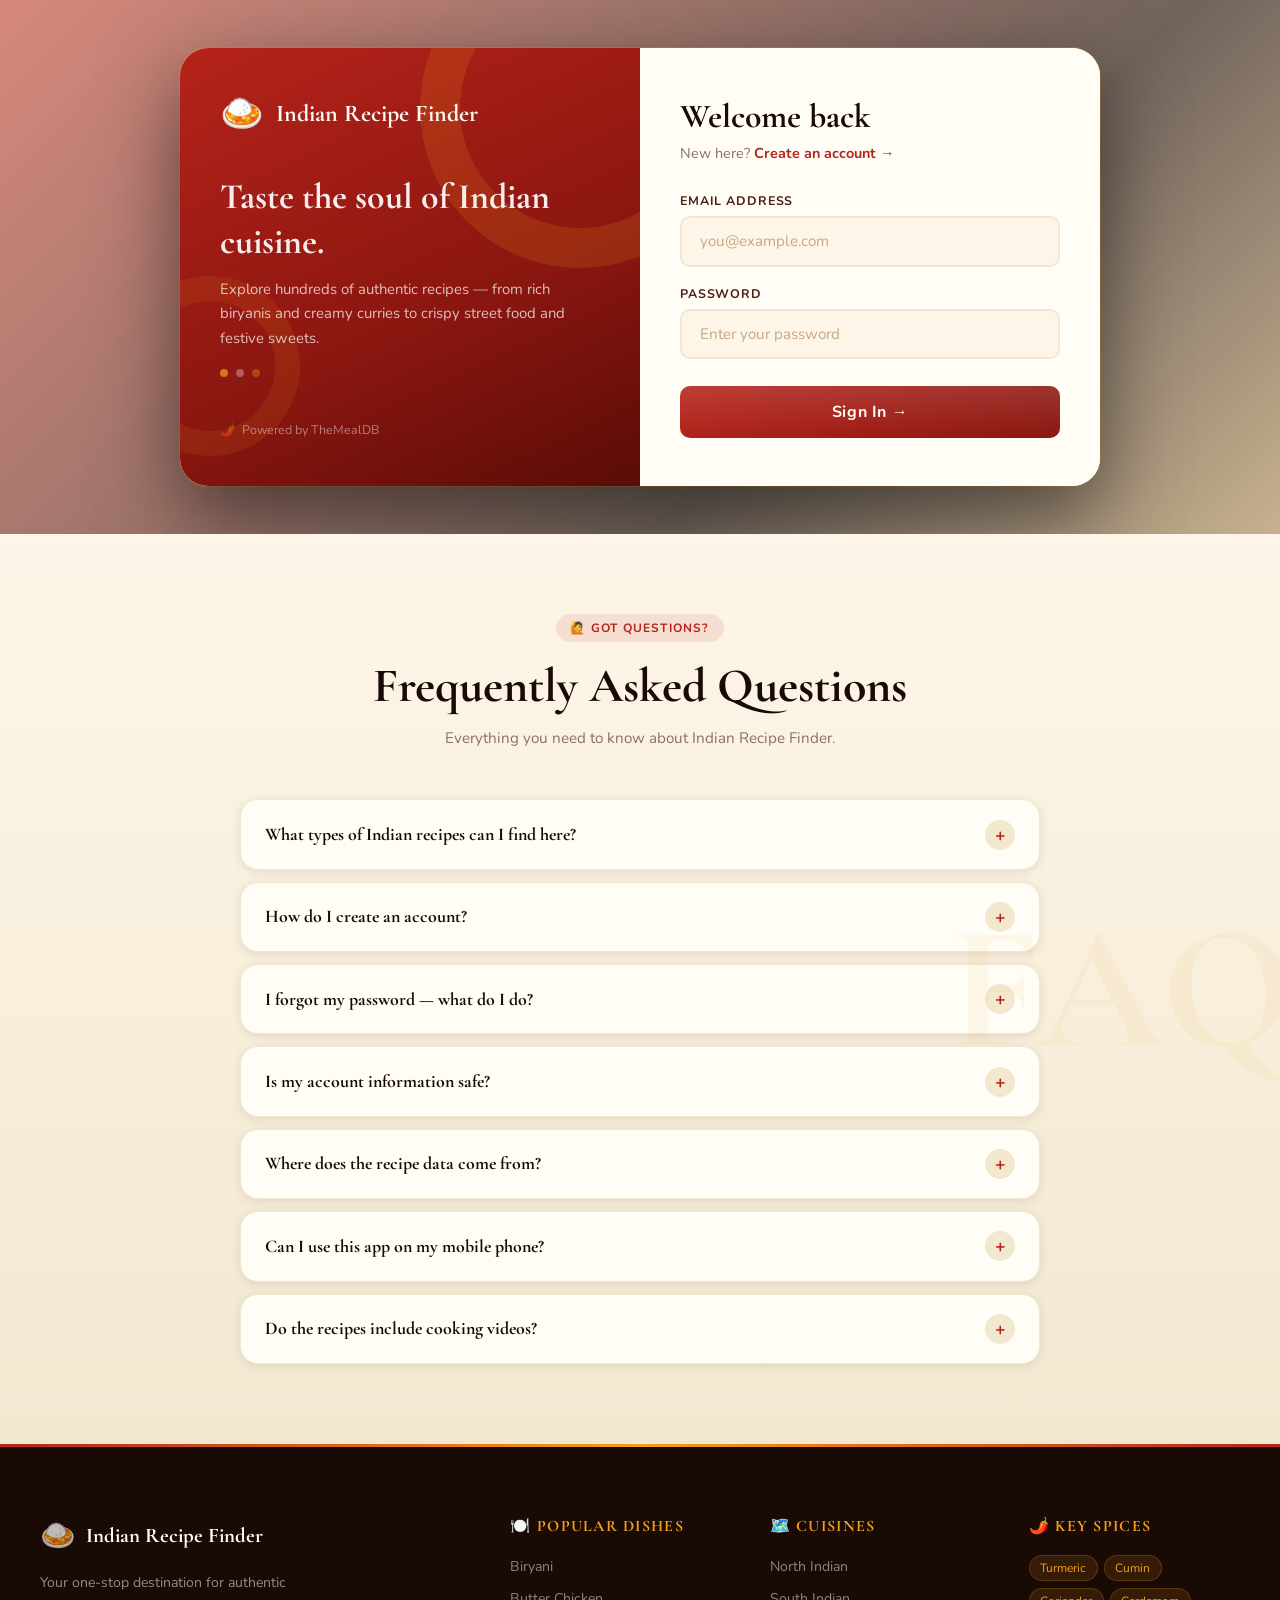
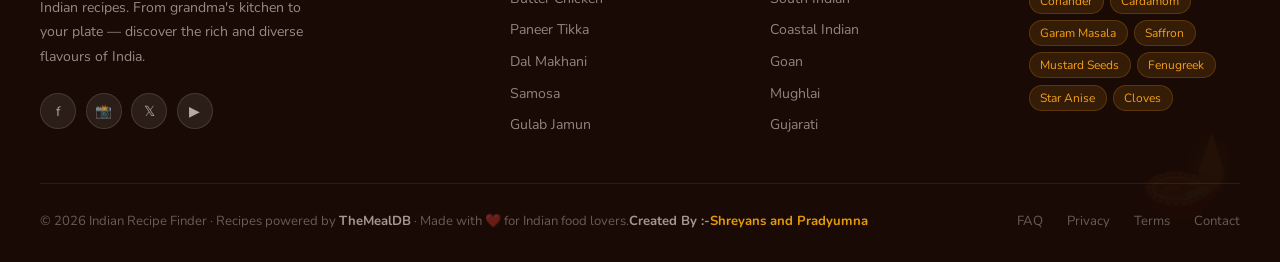
<file: index.html>
<!DOCTYPE html>
<html lang="en">
<head>
  <meta charset="UTF-8" />
  <meta name="viewport" content="width=device-width, initial-scale=1.0" />
  <title>Login — Indian Recipe Finder</title>
  <link rel="stylesheet" href="style.css" />
</head>
<body class="auth-page">

  <!-- Fixed blurred Indian food background -->
  <div class="auth-bg"></div>
  <div class="auth-bg-overlay"></div>

  <!-- Scrollable page content -->
  <div class="auth-scroll">

    <!-- ══════════════════════════════════════════
         LOGIN CARD
    ══════════════════════════════════════════ -->
    <div class="auth-hero">
      <div class="auth-container">

        <!-- Left decorative panel -->
        <div class="auth-panel">
          <div class="auth-panel-logo">
            <span class="logo-icon">🍛</span>
            <span>Indian Recipe Finder</span>
          </div>
          <div class="auth-panel-tagline">
            <h2>Taste the soul of Indian cuisine.</h2>
            <p>Explore hundreds of authentic recipes — from rich biryanis and creamy curries to crispy street food and festive sweets.</p>
            <div class="spice-dots">
              <div class="spice-dot"></div>
              <div class="spice-dot"></div>
              <div class="spice-dot"></div>
            </div>
          </div>
          <div class="auth-panel-bottom">🌶️ &nbsp;Powered by TheMealDB</div>
        </div>

        <!-- Right form panel -->
        <div class="auth-form-panel">
          <h1>Welcome back</h1>
          <p class="auth-subtitle">
            New here? <a href="register.html">Create an account →</a>
          </p>

          <div id="login-message" class="auth-error"></div>

          <form id="login-form" novalidate>
            <div class="form-group">
              <label for="login-email">Email Address</label>
              <input type="email" id="login-email" placeholder="you@example.com" autocomplete="email" required />
            </div>
            <div class="form-group">
              <label for="login-password">Password</label>
              <input type="password" id="login-password" placeholder="Enter your password" autocomplete="current-password" required />
            </div>
            <button type="submit" class="btn-primary">Sign In →</button>
          </form>
        </div>

      </div>
    </div><!-- /auth-hero -->

    <!-- ══════════════════════════════════════════
         FAQ SECTION
    ══════════════════════════════════════════ -->
    <section class="faq-section" id="faq-section">
      <div class="faq-inner">
        <div class="section-heading">
          <div class="eyebrow">🙋 Got Questions?</div>
          <h2>Frequently Asked Questions</h2>
          <p>Everything you need to know about Indian Recipe Finder.</p>
        </div>

        <div class="faq-list">

          <div class="faq-item">
            <div class="faq-question">
              <span class="faq-q-text">What types of Indian recipes can I find here?</span>
              <div class="faq-icon">+</div>
            </div>
            <div class="faq-answer">
              <p>You can explore a wide variety of authentic Indian recipes including North Indian classics like Butter Chicken, Biryani, and Paneer Tikka Masala; South Indian dishes like Dosa and Idli; street food favourites like Samosa; festive sweets like Gulab Jamun and Kheer; and vegetarian staples like Dal Makhani and Aloo Gobi.</p>
            </div>
          </div>

          <div class="faq-item">
            <div class="faq-question">
              <span class="faq-q-text">How do I create an account?</span>
              <div class="faq-icon">+</div>
            </div>
            <div class="faq-answer">
              <p>Click the "Create an account" link above, or go to the Register page. Enter your name, email address, and a password of at least 6 characters. Once registered, you can log in immediately with those credentials. Your data is stored securely in your browser's local storage.</p>
            </div>
          </div>

          <div class="faq-item">
            <div class="faq-question">
              <span class="faq-q-text">I forgot my password — what do I do?</span>
              <div class="faq-icon">+</div>
            </div>
            <div class="faq-answer">
              <p>Since all data is stored locally in your browser, there is no password recovery via email. If you have forgotten your password, you can register a new account with a different email address. We recommend noting your credentials in a safe place.</p>
            </div>
          </div>

          <div class="faq-item">
            <div class="faq-question">
              <span class="faq-q-text">Is my account information safe?</span>
              <div class="faq-icon">+</div>
            </div>
            <div class="faq-answer">
              <p>Your account data (name, email, password) is stored only in your browser's localStorage — it never leaves your device and is never sent to any external server. This keeps your information private, but does mean your account is only accessible from the same device and browser you registered with.</p>
            </div>
          </div>

          <div class="faq-item">
            <div class="faq-question">
              <span class="faq-q-text">Where does the recipe data come from?</span>
              <div class="faq-icon">+</div>
            </div>
            <div class="faq-answer">
              <p>All recipes are sourced from TheMealDB, a free public recipe database with thousands of dishes from cuisines around the world. When you search for Indian food, we query their API and display matching results with full ingredients, cooking instructions, and YouTube video links.</p>
            </div>
          </div>

          <div class="faq-item">
            <div class="faq-question">
              <span class="faq-q-text">Can I use this app on my mobile phone?</span>
              <div class="faq-icon">+</div>
            </div>
            <div class="faq-answer">
              <p>Absolutely! Indian Recipe Finder is fully responsive and works beautifully on smartphones, tablets, and desktops. The recipe cards, search bar, modal popups, and all interactive elements are fully optimised for touch screens and smaller displays.</p>
            </div>
          </div>

          <div class="faq-item">
            <div class="faq-question">
              <span class="faq-q-text">Do the recipes include cooking videos?</span>
              <div class="faq-icon">+</div>
            </div>
            <div class="faq-answer">
              <p>Yes! Many recipes include an embedded YouTube cooking video inside the recipe detail popup. When available, you will see a "Watch &amp; Cook" section at the bottom of the recipe view where you can follow along with a video tutorial while cooking.</p>
            </div>
          </div>

        </div><!-- /faq-list -->
      </div>
    </section>

    <!-- ══════════════════════════════════════════
         FOOTER
    ══════════════════════════════════════════ -->
    <footer class="footer">
      <div class="footer-grid">

        <div class="footer-brand">
          <div class="brand-logo">
            <span class="logo-e">🍛</span>
            <span class="logo-t">Indian Recipe Finder</span>
          </div>
          <p>Your one-stop destination for authentic Indian recipes. From grandma's kitchen to your plate — discover the rich and diverse flavours of India.</p>
          <div class="social-links">
            <a class="social-link" href="#" title="Facebook">f</a>
            <a class="social-link" href="#" title="Instagram">📸</a>
            <a class="social-link" href="#" title="Twitter">𝕏</a>
            <a class="social-link" href="#" title="YouTube">▶</a>
          </div>
        </div>

        <div class="footer-col">
          <h4>🍽️ Popular Dishes</h4>
          <ul class="footer-links">
            <li><a href="register.html">Biryani</a></li>
            <li><a href="register.html">Butter Chicken</a></li>
            <li><a href="register.html">Paneer Tikka</a></li>
            <li><a href="register.html">Dal Makhani</a></li>
            <li><a href="register.html">Samosa</a></li>
            <li><a href="register.html">Gulab Jamun</a></li>
          </ul>
        </div>

        <div class="footer-col">
          <h4>🗺️ Cuisines</h4>
          <ul class="footer-links">
            <li><a href="register.html">North Indian</a></li>
            <li><a href="register.html">South Indian</a></li>
            <li><a href="register.html">Coastal Indian</a></li>
            <li><a href="register.html">Goan</a></li>
            <li><a href="register.html">Mughlai</a></li>
            <li><a href="register.html">Gujarati</a></li>
          </ul>
        </div>

        <div class="footer-col">
          <h4>🌶️ Key Spices</h4>
          <div class="footer-spices">
            <span class="spice-tag">Turmeric</span>
            <span class="spice-tag">Cumin</span>
            <span class="spice-tag">Coriander</span>
            <span class="spice-tag">Cardamom</span>
            <span class="spice-tag">Garam Masala</span>
            <span class="spice-tag">Saffron</span>
            <span class="spice-tag">Mustard Seeds</span>
            <span class="spice-tag">Fenugreek</span>
            <span class="spice-tag">Star Anise</span>
            <span class="spice-tag">Cloves</span>
          </div>
        </div>

      </div>

      <div class="footer-bottom">
        <p>© 2026 Indian Recipe Finder · Recipes powered by <strong style="color:rgba(253,246,232,.6)">TheMealDB</strong> · Made with ❤️ for Indian food lovers.<strong style="color:rgba(253,246,232,.6)">Created By :-</strong><strong style="color:rgba(242, 164, 9, 0.942)">Shreyans and Pradyumna</strong></p>
        <div class="footer-bottom-links">
          <a href="#faq-section">FAQ</a>
          <a href="#">Privacy</a>
          <a href="#">Terms</a>
          <a href="#">Contact</a>
        </div>
      </div>
    </footer>

  </div><!-- /auth-scroll -->

  <script src="script.js"></script>
</body>
</html>
</file>
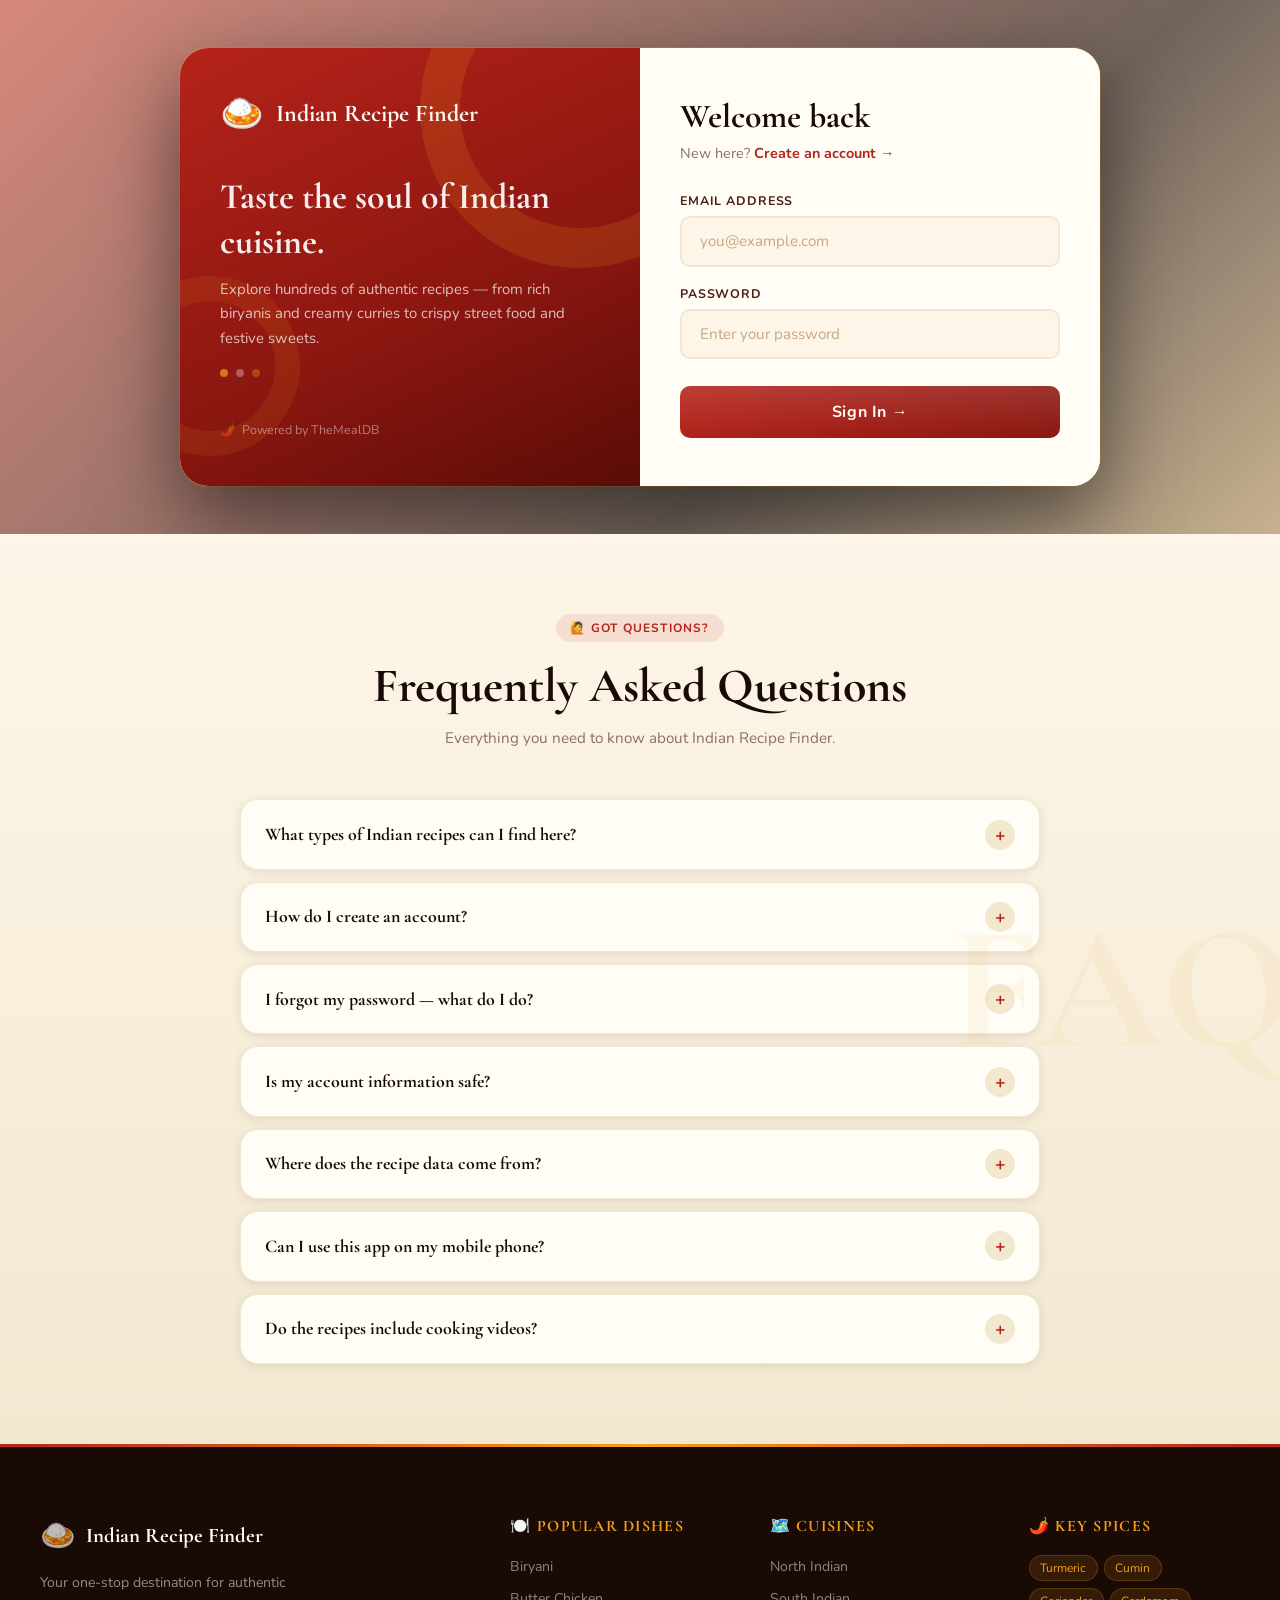
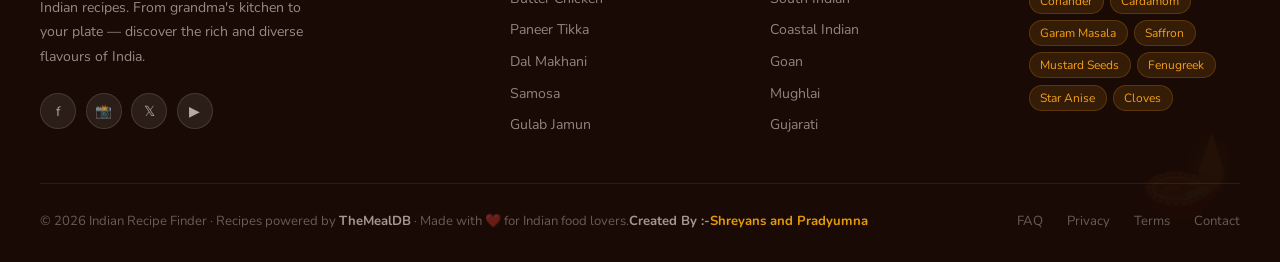
<file: home.html>
<!DOCTYPE html>
<html lang="en">
<head>
  <meta charset="UTF-8" />
  <meta name="viewport" content="width=device-width, initial-scale=1.0" />
  <title>Home — Indian Recipe Finder</title>
  <link rel="stylesheet" href="style.css" />
</head>
<body class="home-page">

  <!-- ═══════════════════════════════ NAVBAR ═══════════════════════════════ -->
  <nav class="navbar">
    <a class="nav-logo" href="home.html">
      <span class="logo-icon">🍛</span>
      <span>Indian Recipe Finder</span>
    </a>
    <ul class="nav-links">
      <li><a href="home.html" class="active">Home</a></li>
      <li><a href="#faq-section">FAQ</a></li>
    </ul>
    <div class="nav-user">
      <span class="nav-user-name">Namaste, <span id="nav-username">Chef</span> 🙏</span>
      <button id="logout-btn" class="btn-logout">
        <svg xmlns="http://www.w3.org/2000/svg" width="15" height="15" viewBox="0 0 24 24"
          fill="none" stroke="currentColor" stroke-width="2.5"
          stroke-linecap="round" stroke-linejoin="round">
          <path d="M9 21H5a2 2 0 0 1-2-2V5a2 2 0 0 1 2-2h4"/>
          <polyline points="16 17 21 12 16 7"/>
          <line x1="21" y1="12" x2="9" y2="12"/>
        </svg>
        Logout
      </button>
    </div>
  </nav>

  <!-- ═══════════════════════════════ HERO ════════════════════════════════ -->
  <section class="hero">
    <div class="hero-eyebrow">🌶️ &nbsp;500+ Authentic Indian Recipes</div>
    <h1>Discover the flavours<br/>of <em>Incredible India</em></h1>
    <p class="hero-sub">
      From aromatic biryanis and creamy curries to crispy street snacks — find any Indian recipe instantly.
    </p>

    <div class="search-wrapper">
      <form id="search-form">
        <div class="search-bar">
          <input type="text" id="search-input"
            placeholder='Search any dish… "biryani", "dosa", "samosa"…'
            autocomplete="off" spellcheck="false" />
          <button type="submit" class="btn-search">
            <svg xmlns="http://www.w3.org/2000/svg" viewBox="0 0 24 24" fill="none"
              stroke="currentColor" stroke-width="2.5" stroke-linecap="round" stroke-linejoin="round">
              <circle cx="11" cy="11" r="8"/><line x1="21" y1="21" x2="16.65" y2="16.65"/>
            </svg>
            <span>Search</span>
          </button>
        </div>
      </form>

      <!-- Quick chips -->
      <div class="search-chips">
        <span class="chip" data-query="biryani">🍚 Biryani</span>
        <span class="chip" data-query="butter chicken">🍗 Butter Chicken</span>
        <span class="chip" data-query="paneer">🧀 Paneer</span>
        <span class="chip" data-query="dal">🫘 Dal</span>
        <span class="chip" data-query="samosa">🥟 Samosa</span>
        <span class="chip" data-query="dosa">🥞 Dosa</span>
        <span class="chip" data-query="tikka masala">🌶️ Tikka</span>
        <span class="chip" data-query="korma">🥘 Korma</span>
        <span class="chip" data-query="naan">🫓 Naan</span>
        <span class="chip" data-query="halwa">🍮 Halwa</span>
      </div>
    </div>
  </section>

  <!-- ═══════════════════════════ CATEGORY TABS ════════════════════════════ -->
  <div class="cat-section">
    <div class="cat-tabs-wrap">
      <div id="cat-tabs" class="cat-tabs">
        <!-- Tabs injected by JS -->
      </div>
    </div>
  </div>

  <!-- ═══════════════════════════ RESULTS SECTION ══════════════════════════ -->
  <section class="results-section" id="results-section" style="display:none;">

    <div class="results-header" id="results-header" style="display:none;">
      <h2 id="results-title">🇮🇳 Indian Recipes</h2>
      <span class="results-count" id="results-count"></span>
    </div>

    <div class="loading-state" id="loading-state">
      <div class="loading-spinner"></div>
      <p>Simmering up some recipes for you…</p>
    </div>

    <div class="empty-state" id="empty-state">
      <span class="empty-icon">🤷</span>
      <h3>No recipes found</h3>
      <p>Try "biryani", "paneer", "dal", or click a category tab above.</p>
    </div>

    <div class="recipe-grid" id="recipe-grid"></div>
  </section>

  <!-- ═══════════════════════════════ MODAL ════════════════════════════════ -->
  <div class="modal-overlay" id="modal-overlay" role="dialog" aria-modal="true">
    <div class="modal">
      <div style="position:relative;">
        <img id="modal-img" class="modal-hero-img" src="" alt=""
          onerror="this.src='https://images.unsplash.com/photo-1567337710282-00832b415979?w=800&q=80'" />
        <div class="modal-header-overlay">
          <button class="modal-close" id="modal-close-btn" aria-label="Close">✕</button>
          <div class="modal-title-area">
            <span id="modal-category" class="modal-category-tag">Recipe</span>
            <h2 id="modal-title" class="modal-title"></h2>
          </div>
        </div>
      </div>
      <div class="modal-body">
        <div class="modal-meta" id="modal-meta"></div>
        <h3 class="modal-section-title">🌿 Ingredients</h3>
        <div class="ingredients-grid" id="modal-ingredients"></div>
        <h3 class="modal-section-title">📋 Step-by-Step Instructions</h3>
        <ol class="step-list" id="modal-steps"></ol>
        <div id="video-section" style="display:none;">
          <h3 class="modal-section-title">▶️ Watch &amp; Cook</h3>
          <div class="video-wrap" id="modal-video-wrap"></div>
        </div>
      </div>
    </div>
  </div>

  <!-- ════════════════════════════════ FAQ ═════════════════════════════════ -->
  <section class="faq-section" id="faq-section">
    <div class="faq-inner">
      <div class="section-heading">
        <div class="eyebrow">🙋 Got Questions?</div>
        <h2>Frequently Asked Questions</h2>
        <p>Everything you need to know about using Indian Recipe Finder.</p>
      </div>
      <div class="faq-list">

        <div class="faq-item">
          <div class="faq-question">
            <span class="faq-q-text">How do the category tabs work?</span>
            <div class="faq-icon">+</div>
          </div>
          <div class="faq-answer">
            <p>Click any category tab (North Indian, South Indian, Street Food, Mughlai, Vegetarian, Indian Sweets, Indian Breads, Drinks &amp; Rice) to instantly load a curated set of recipes for that cuisine type. Each category fetches real recipes from TheMealDB and shows them as cards. Click "View Recipe" on any card to see the full details.</p>
          </div>
        </div>

        <div class="faq-item">
          <div class="faq-question">
            <span class="faq-q-text">Why do some cards say "Local Favourite"?</span>
            <div class="faq-icon">+</div>
          </div>
          <div class="faq-answer">
            <p>TheMealDB is a global recipe database and doesn't include every regional Indian dish. When a dish like Pani Puri or Jalebi isn't found in the database, we show it as a "Local Favourite" card with a description. You can search for similar terms in the search bar to find the closest available recipe.</p>
          </div>
        </div>

        <div class="faq-item">
          <div class="faq-question">
            <span class="faq-q-text">How do I search for a specific dish?</span>
            <div class="faq-icon">+</div>
          </div>
          <div class="faq-answer">
            <p>Type any dish name in the search bar at the top of the page — for example "biryani", "palak paneer", "dal tadka", or "chicken tikka" — and press Search or hit Enter. You can also click the quick-suggestion chips below the search bar. Results from TheMealDB appear instantly as recipe cards.</p>
          </div>
        </div>

        <div class="faq-item">
          <div class="faq-question">
            <span class="faq-q-text">Do the recipes include cooking videos?</span>
            <div class="faq-icon">+</div>
          </div>
          <div class="faq-answer">
            <p>Yes! Many recipes from TheMealDB include a linked YouTube cooking video. When available, you will see a "Watch &amp; Cook" section at the bottom of the recipe detail popup with an embedded video you can play directly on the page while cooking.</p>
          </div>
        </div>

        <div class="faq-item">
          <div class="faq-question">
            <span class="faq-q-text">How does logout work?</span>
            <div class="faq-icon">+</div>
          </div>
          <div class="faq-answer">
            <p>Click the "Logout" button in the top-right navbar. This clears your current session from the browser and redirects you to the login page. Your registered account stays saved in localStorage, so you can log back in at any time with the same email and password.</p>
          </div>
        </div>

        <div class="faq-item">
          <div class="faq-question">
            <span class="faq-q-text">Where does the recipe data come from?</span>
            <div class="faq-icon">+</div>
          </div>
          <div class="faq-answer">
            <p>All recipes are fetched in real time from TheMealDB — a free, open recipe database with thousands of dishes. Each search and category load makes a live API call, so you always get the latest available data including ingredients, instructions, and YouTube video links.</p>
          </div>
        </div>

        <div class="faq-item">
          <div class="faq-question">
            <span class="faq-q-text">Can I use this on my phone?</span>
            <div class="faq-icon">+</div>
          </div>
          <div class="faq-answer">
            <p>Absolutely! Indian Recipe Finder is fully mobile-responsive. The navbar, hero, category tabs, recipe grid, and recipe modal all adapt beautifully to small screens. The modal slides up from the bottom on mobile for a native app-like feel.</p>
          </div>
        </div>

      </div>
    </div>
  </section>

  <!-- ══════════════════════════════ FOOTER ════════════════════════════════ -->
  <footer class="footer">
    <div class="footer-grid">

      <div class="footer-brand">
        <div class="brand-logo">
          <span class="logo-e">🍛</span>
          <span class="logo-t">Indian Recipe Finder</span>
        </div>
        <p>Your one-stop destination for authentic Indian recipes. From grandma's kitchen to your plate — discover the rich and diverse flavours of India.</p>
        <div class="social-links">
          <a class="social-link" href="#" title="Facebook">f</a>
          <a class="social-link" href="#" title="Instagram">📸</a>
          <a class="social-link" href="#" title="Twitter">𝕏</a>
          <a class="social-link" href="#" title="YouTube">▶</a>
        </div>
      </div>

      <div class="footer-col">
        <h4>🍽️ Popular Dishes</h4>
        <ul class="footer-links">
          <li><a href="#" data-search="biryani">Chicken Biryani</a></li>
          <li><a href="#" data-search="butter chicken">Butter Chicken</a></li>
          <li><a href="#" data-search="paneer tikka">Paneer Tikka</a></li>
          <li><a href="#" data-search="dal makhani">Dal Makhani</a></li>
          <li><a href="#" data-search="samosa">Samosa</a></li>
          <li><a href="#" data-search="gulab jamun">Gulab Jamun</a></li>
          <li><a href="#" data-search="dosa">Masala Dosa</a></li>
          <li><a href="#" data-search="korma">Chicken Korma</a></li>
        </ul>
      </div>

      <div class="footer-col">
        <h4>🗺️ By Cuisine</h4>
        <ul class="footer-links">
          <li><a href="#" data-search="butter chicken">North Indian</a></li>
          <li><a href="#" data-search="dosa">South Indian</a></li>
          <li><a href="#" data-search="fish curry">Coastal / Goan</a></li>
          <li><a href="#" data-search="korma">Mughlai</a></li>
          <li><a href="#" data-search="dhokla">Gujarati</a></li>
          <li><a href="#" data-search="vindaloo">Goan Spicy</a></li>
          <li><a href="#" data-search="noodles">Indo-Chinese</a></li>
          <li><a href="#" data-search="halwa">Desserts</a></li>
        </ul>
      </div>

      <div class="footer-col">
        <h4>🌶️ Key Spices</h4>
        <div class="footer-spices">
          <span class="spice-tag">Turmeric</span>
          <span class="spice-tag">Cumin</span>
          <span class="spice-tag">Coriander</span>
          <span class="spice-tag">Cardamom</span>
          <span class="spice-tag">Garam Masala</span>
          <span class="spice-tag">Saffron</span>
          <span class="spice-tag">Mustard Seeds</span>
          <span class="spice-tag">Fenugreek</span>
          <span class="spice-tag">Star Anise</span>
          <span class="spice-tag">Cloves</span>
          <span class="spice-tag">Bay Leaf</span>
          <span class="spice-tag">Asafoetida</span>
          <span class="spice-tag">Pepper</span>
          <span class="spice-tag">Chilli</span>
        </div>
      </div>

    </div>
    <div class="footer-bottom">
      <p>© 2026 Indian Recipe Finder · Recipes powered by <strong style="color:rgba(253,246,232,.6)">TheMealDB</strong> · Made with ❤️ for Indian food lovers.<strong style="color:rgba(253,246,232,.6)">Created By :-</strong><strong style="color:rgba(242, 164, 9, 0.942)">Shreyans and Pradyumna</strong></p>
      <div class="footer-bottom-links">
        <a href="#faq-section">FAQ</a>
        <a href="#">Privacy</a>
        <a href="#">Terms</a>
        <a href="#">Contact</a>
      </div>
    </div>
  </footer>

  <script src="script.js"></script>
</body>
</html>
</file>
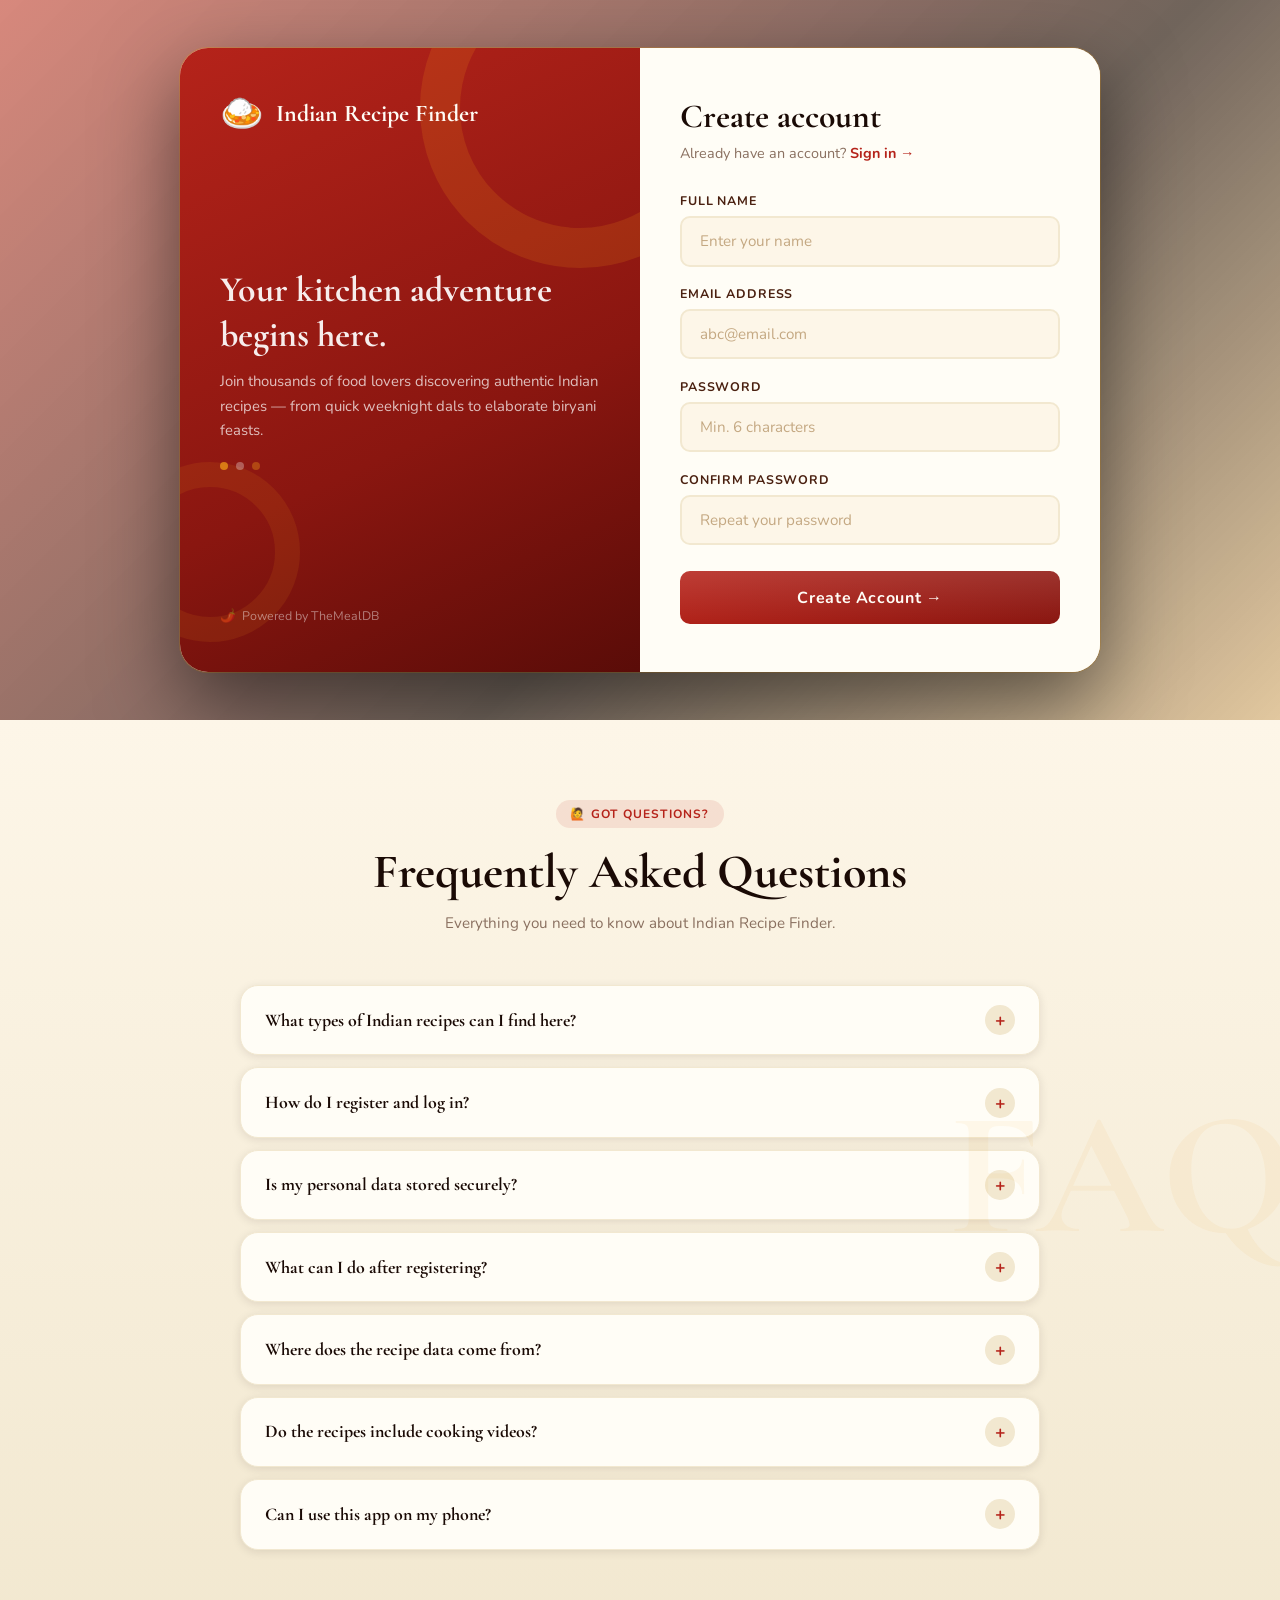
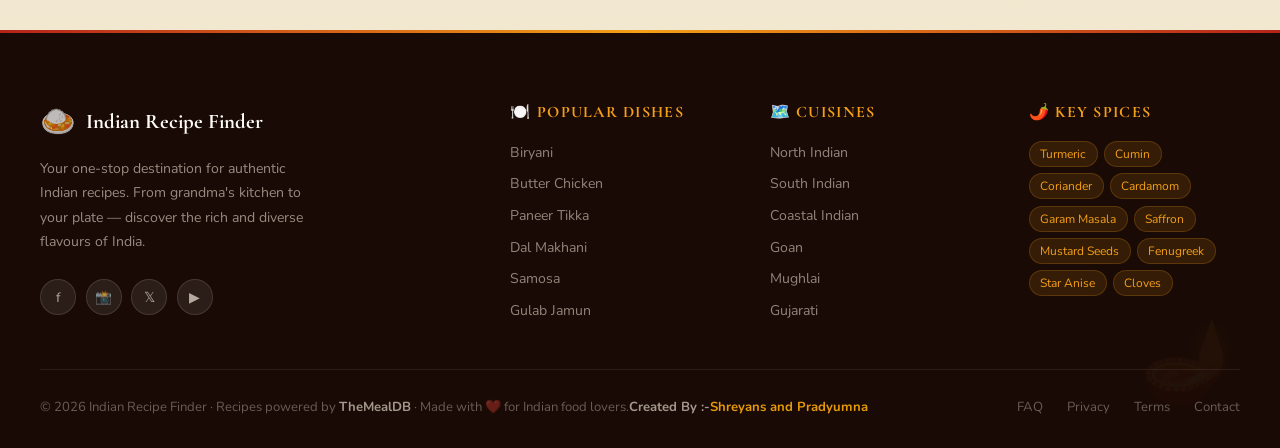
<file: register.html>
<!DOCTYPE html>
<html lang="en">
<head>
  <meta charset="UTF-8" />
  <meta name="viewport" content="width=device-width, initial-scale=1.0" />
  <title>Register — Indian Recipe Finder</title>
  <link rel="stylesheet" href="style.css" />
</head>
<body class="auth-page">

  <!-- Fixed blurred Indian food background -->
  <div class="auth-bg"></div>
  <div class="auth-bg-overlay"></div>

  <!-- Scrollable page content -->
  <div class="auth-scroll">

    <!-- ══════════════════════════════════════════
         REGISTER CARD
    ══════════════════════════════════════════ -->
    <div class="auth-hero">
      <div class="auth-container">

        <!-- Left decorative panel -->
        <div class="auth-panel">
          <div class="auth-panel-logo">
            <span class="logo-icon">🍛</span>
            <span>Indian Recipe Finder</span>
          </div>
          <div class="auth-panel-tagline">
            <h2>Your kitchen adventure begins here.</h2>
            <p>Join thousands of food lovers discovering authentic Indian recipes — from quick weeknight dals to elaborate biryani feasts.</p>
            <div class="spice-dots">
              <div class="spice-dot"></div>
              <div class="spice-dot"></div>
              <div class="spice-dot"></div>
            </div>
          </div>
          <div class="auth-panel-bottom">🌶️ &nbsp;Powered by TheMealDB</div>
        </div>

        <!-- Right form panel -->
        <div class="auth-form-panel">
          <h1>Create account</h1>
          <p class="auth-subtitle">
            Already have an account? <a href="index.html">Sign in →</a>
          </p>

          <div id="register-message" class="auth-error"></div>

          <form id="register-form" novalidate>
            <div class="form-group">
              <label for="reg-name">Full Name</label>
              <input type="text" id="reg-name" placeholder="Enter your name" autocomplete="name" required />
            </div>
            <div class="form-group">
              <label for="reg-email">Email Address</label>
              <input type="email" id="reg-email" placeholder="abc@email.com" autocomplete="email" required />
            </div>
            <div class="form-group">
              <label for="reg-password">Password</label>
              <input type="password" id="reg-password" placeholder="Min. 6 characters" autocomplete="new-password" required />
            </div>
            <div class="form-group">
              <label for="reg-confirm">Confirm Password</label>
              <input type="password" id="reg-confirm" placeholder="Repeat your password" autocomplete="new-password" required />
            </div>
            <button type="submit" class="btn-primary">Create Account →</button>
          </form>
        </div>

      </div>
    </div><!-- /auth-hero -->

    <!-- ══════════════════════════════════════════
         FAQ SECTION
    ══════════════════════════════════════════ -->
    <section class="faq-section" id="faq-section">
      <div class="faq-inner">
        <div class="section-heading">
          <div class="eyebrow">🙋 Got Questions?</div>
          <h2>Frequently Asked Questions</h2>
          <p>Everything you need to know about Indian Recipe Finder.</p>
        </div>

        <div class="faq-list">

          <div class="faq-item">
            <div class="faq-question">
              <span class="faq-q-text">What types of Indian recipes can I find here?</span>
              <div class="faq-icon">+</div>
            </div>
            <div class="faq-answer">
              <p>You can explore a wide variety of authentic Indian recipes including North Indian classics like Butter Chicken, Biryani, and Paneer Tikka Masala; South Indian dishes like Dosa and Idli; street food favourites like Samosa; festive sweets like Gulab Jamun and Kheer; and vegetarian staples like Dal Makhani and Aloo Gobi.</p>
            </div>
          </div>

          <div class="faq-item">
            <div class="faq-question">
              <span class="faq-q-text">How do I register and log in?</span>
              <div class="faq-icon">+</div>
            </div>
            <div class="faq-answer">
              <p>Fill in the registration form on this page with your full name, email address, and a password (minimum 6 characters). Once submitted, you will be redirected to the login page where you can sign in with your email and password to access the full recipe finder.</p>
            </div>
          </div>

          <div class="faq-item">
            <div class="faq-question">
              <span class="faq-q-text">Is my personal data stored securely?</span>
              <div class="faq-icon">+</div>
            </div>
            <div class="faq-answer">
              <p>Yes. Your name, email, and password are stored exclusively in your browser's localStorage — they never leave your device and are not transmitted to any external server. This means your account is only accessible on the specific browser and device where you registered.</p>
            </div>
          </div>

          <div class="faq-item">
            <div class="faq-question">
              <span class="faq-q-text">What can I do after registering?</span>
              <div class="faq-icon">+</div>
            </div>
            <div class="faq-answer">
              <p>After registration and login you can: search for any Indian dish by name; browse auto-loaded popular Indian recipes; click on recipe cards to view full ingredient lists, step-by-step cooking instructions, and embedded YouTube cooking videos; and use the quick-access cuisine and dish category filters.</p>
            </div>
          </div>

          <div class="faq-item">
            <div class="faq-question">
              <span class="faq-q-text">Where does the recipe data come from?</span>
              <div class="faq-icon">+</div>
            </div>
            <div class="faq-answer">
              <p>All recipes are sourced from TheMealDB, a free public recipe database with thousands of dishes from cuisines around the world. When you search for Indian food, we query their API and display matching results with full ingredients, cooking instructions, and YouTube video links.</p>
            </div>
          </div>

          <div class="faq-item">
            <div class="faq-question">
              <span class="faq-q-text">Do the recipes include cooking videos?</span>
              <div class="faq-icon">+</div>
            </div>
            <div class="faq-answer">
              <p>Yes! Many recipes include an embedded YouTube cooking video. When available, you will see a "Watch &amp; Cook" section at the bottom of the recipe detail popup where you can follow along with a video tutorial while cooking.</p>
            </div>
          </div>

          <div class="faq-item">
            <div class="faq-question">
              <span class="faq-q-text">Can I use this app on my phone?</span>
              <div class="faq-icon">+</div>
            </div>
            <div class="faq-answer">
              <p>Absolutely! Indian Recipe Finder is fully responsive and works beautifully on smartphones, tablets, and desktops. Every element — the search bar, recipe grid, modals, FAQ, and footer — is optimised for touch screens and smaller displays.</p>
            </div>
          </div>

        </div><!-- /faq-list -->
      </div>
    </section>

    <!-- ══════════════════════════════════════════
         FOOTER
    ══════════════════════════════════════════ -->
    <footer class="footer">
      <div class="footer-grid">

        <div class="footer-brand">
          <div class="brand-logo">
            <span class="logo-e">🍛</span>
            <span class="logo-t">Indian Recipe Finder</span>
          </div>
          <p>Your one-stop destination for authentic Indian recipes. From grandma's kitchen to your plate — discover the rich and diverse flavours of India.</p>
          <div class="social-links">
            <a class="social-link" href="#" title="Facebook">f</a>
            <a class="social-link" href="#" title="Instagram">📸</a>
            <a class="social-link" href="#" title="Twitter">𝕏</a>
            <a class="social-link" href="#" title="YouTube">▶</a>
          </div>
        </div>

        <div class="footer-col">
          <h4>🍽️ Popular Dishes</h4>
          <ul class="footer-links">
            <li><a href="index.html">Biryani</a></li>
            <li><a href="index.html">Butter Chicken</a></li>
            <li><a href="index.html">Paneer Tikka</a></li>
            <li><a href="index.html">Dal Makhani</a></li>
            <li><a href="index.html">Samosa</a></li>
            <li><a href="index.html">Gulab Jamun</a></li>
          </ul>
        </div>

        <div class="footer-col">
          <h4>🗺️ Cuisines</h4>
          <ul class="footer-links">
            <li><a href="index.html">North Indian</a></li>
            <li><a href="index.html">South Indian</a></li>
            <li><a href="index.html">Coastal Indian</a></li>
            <li><a href="index.html">Goan</a></li>
            <li><a href="index.html">Mughlai</a></li>
            <li><a href="index.html">Gujarati</a></li>
          </ul>
        </div>

        <div class="footer-col">
          <h4>🌶️ Key Spices</h4>
          <div class="footer-spices">
            <span class="spice-tag">Turmeric</span>
            <span class="spice-tag">Cumin</span>
            <span class="spice-tag">Coriander</span>
            <span class="spice-tag">Cardamom</span>
            <span class="spice-tag">Garam Masala</span>
            <span class="spice-tag">Saffron</span>
            <span class="spice-tag">Mustard Seeds</span>
            <span class="spice-tag">Fenugreek</span>
            <span class="spice-tag">Star Anise</span>
            <span class="spice-tag">Cloves</span>
          </div>
        </div>

      </div>

      <div class="footer-bottom">
        <p>© 2026 Indian Recipe Finder · Recipes powered by <strong style="color:rgba(253,246,232,.6)">TheMealDB</strong> · Made with ❤️ for Indian food lovers.<strong style="color:rgba(253,246,232,.6)">Created By :-</strong><strong style="color:rgba(242, 164, 9, 0.942)">Shreyans and Pradyumna</strong></p>
        <div class="footer-bottom-links">
          <a href="#faq-section">FAQ</a>
          <a href="#">Privacy</a>
          <a href="#">Terms</a>
          <a href="#">Contact</a>
        </div>
      </div>
    </footer>

  </div><!-- /auth-scroll -->

  <script src="script.js"></script>
</body>
</html>
</file>
<file: style.css>
/* ============================================================
   INDIAN RECIPE FINDER — Complete Stylesheet v3
   Theme : Saffron · Crimson · Ivory · Espresso
   Fonts : Cormorant Garamond + Nunito
   ============================================================ */
@import url('https://fonts.googleapis.com/css2?family=Cormorant+Garamond:ital,wght@0,400;0,600;0,700;1,400;1,700&family=Nunito:wght@300;400;500;600;700&display=swap');

:root {
  --saffron:    #F4A017;
  --saffron-dk: #D4880A;
  --crimson:    #B5231A;
  --crimson-dk: #8A1610;
  --ivory:      #FDF6E8;
  --ivory-dark: #F2E8D0;
  --ivory-mid:  #EAD9B8;
  --espresso:   #1A0A05;
  --mocha:      #4A2010;
  --warm-gray:  #8A7060;
  --white:      #FFFDF6;
  --card-bg:    #FFFBF0;
  --sh-sm:      0 2px 10px rgba(26,10,5,.1);
  --sh-md:      0 8px 32px rgba(26,10,5,.18);
  --sh-lg:      0 20px 60px rgba(26,10,5,.28);
  --r:          18px;
  --r-sm:       10px;
  --ease:       .28s cubic-bezier(.4,0,.2,1);
}

*, *::before, *::after { box-sizing: border-box; margin: 0; padding: 0; }
html { scroll-behavior: smooth; }
body {
  font-family: 'Nunito', sans-serif;
  background: var(--ivory);
  color: var(--espresso);
  min-height: 100vh;
  overflow-x: hidden;
}

/* ══════════════════════════════════════════════════════════════
   AUTH PAGES
══════════════════════════════════════════════════════════════ */
.auth-page {
  min-height: 100vh;
  display: flex;
  flex-direction: column;
  position: relative;
  overflow-x: hidden;
}
.auth-bg {
  position: fixed; inset: 0;
  background-image: url('https://images.unsplash.com/photo-1585937421612-70a008356fbe?w=1600&q=80');
  background-size: cover; background-position: center;
  filter: blur(4px) brightness(.5) saturate(1.6);
  transform: scale(1.06); z-index: 0;
}
.auth-bg-overlay {
  position: fixed; inset: 0;
  background: linear-gradient(135deg,rgba(181,35,26,.52) 0%,rgba(26,10,5,.62) 55%,rgba(244,160,23,.28) 100%);
  z-index: 1;
}
.auth-scroll {
  position: relative; z-index: 2;
  display: flex; flex-direction: column; min-height: 100vh;
}
.auth-hero {
  flex: 1; display: flex;
  align-items: center; justify-content: center;
  padding: 3rem 1.5rem;
}
.auth-container {
  display: grid; grid-template-columns: 1fr 1fr;
  max-width: 920px; width: 100%;
  background: rgba(253,246,232,.97);
  border-radius: 28px; overflow: hidden;
  box-shadow: 0 30px 80px rgba(0,0,0,.5), 0 0 0 1px rgba(244,160,23,.3);
  animation: slideUp .65s cubic-bezier(.4,0,.2,1) both;
}
.auth-panel {
  background: linear-gradient(155deg, var(--crimson) 0%, var(--crimson-dk) 60%, #5A0C08 100%);
  padding: 3rem 2.5rem;
  display: flex; flex-direction: column; justify-content: space-between;
  position: relative; overflow: hidden;
}
.auth-panel::before {
  content: ''; position: absolute;
  width: 320px; height: 320px;
  border: 40px solid rgba(244,160,23,.15);
  border-radius: 50%; top: -100px; right: -100px;
}
.auth-panel::after {
  content: ''; position: absolute;
  width: 180px; height: 180px;
  border: 25px solid rgba(244,160,23,.1);
  border-radius: 50%; bottom: 30px; left: -60px;
}
.auth-panel-logo {
  display: flex; align-items: center; gap: .75rem;
  color: var(--white); position: relative; z-index: 1;
}
.auth-panel-logo .logo-icon { font-size: 2.2rem; line-height: 1; }
.auth-panel-logo span { font-family:'Cormorant Garamond',serif; font-size:1.5rem; font-weight:700; }
.auth-panel-tagline { color: rgba(255,255,255,.92); position: relative; z-index: 1; }
.auth-panel-tagline h2 {
  font-family:'Cormorant Garamond',serif;
  font-size: clamp(1.6rem,2.8vw,2.3rem);
  font-weight:700; line-height:1.25; margin-bottom:.75rem;
}
.auth-panel-tagline p { font-size:.93rem; color:rgba(255,255,255,.72); line-height:1.65; }
.spice-dots { display:flex; gap:.5rem; margin-top:1.2rem; }
.spice-dot { width:8px; height:8px; border-radius:50%; }
.spice-dot:nth-child(1) { background:rgba(244,160,23,.7); }
.spice-dot:nth-child(2) { background:rgba(255,255,255,.3); }
.spice-dot:nth-child(3) { background:rgba(244,160,23,.35); }
.auth-panel-bottom { color:rgba(255,255,255,.45); font-size:.78rem; position:relative; z-index:1; }
.auth-form-panel {
  padding: 3rem 2.5rem;
  display: flex; flex-direction: column; justify-content: center;
  background: var(--white);
}
.auth-form-panel h1 {
  font-family:'Cormorant Garamond',serif;
  font-size:2.1rem; font-weight:700; color:var(--espresso); margin-bottom:.4rem;
}
.auth-subtitle { font-size:.9rem; color:var(--warm-gray); margin-bottom:1.8rem; }
.auth-subtitle a { color:var(--crimson); text-decoration:none; font-weight:700; }
.auth-subtitle a:hover { text-decoration:underline; }
.form-group { margin-bottom:1.15rem; }
.form-group label {
  display:block; font-size:.78rem; font-weight:700;
  color:var(--mocha); text-transform:uppercase; letter-spacing:.07em; margin-bottom:.45rem;
}
.form-group input {
  width:100%; padding:.82rem 1.1rem;
  border:2px solid var(--ivory-dark); border-radius:var(--r-sm);
  background:var(--ivory); font-family:'Nunito',sans-serif;
  font-size:.95rem; color:var(--espresso); outline:none;
  transition:border-color var(--ease),box-shadow var(--ease);
}
.form-group input:focus {
  border-color:var(--saffron);
  box-shadow:0 0 0 4px rgba(244,160,23,.15); background:var(--white);
}
.form-group input::placeholder { color:#C4A882; }
.btn-primary {
  width:100%; padding:.95rem;
  background:linear-gradient(135deg,var(--crimson),var(--crimson-dk));
  color:var(--white); border:none; border-radius:var(--r-sm);
  font-family:'Nunito',sans-serif; font-size:1rem; font-weight:700;
  cursor:pointer; letter-spacing:.04em;
  transition:transform var(--ease),box-shadow var(--ease);
  margin-top:.5rem; position:relative; overflow:hidden;
}
.btn-primary::after {
  content:''; position:absolute; inset:0;
  background:linear-gradient(rgba(255,255,255,.12),transparent);
  pointer-events:none;
}
.btn-primary:hover { transform:translateY(-2px); box-shadow:0 8px 24px rgba(181,35,26,.4); }
.btn-primary:active { transform:translateY(0); }
.auth-error {
  background:#FDE8E3; color:#8A0A05; border:1px solid #F5B8A8;
  border-radius:var(--r-sm); padding:.72rem 1rem; font-size:.87rem;
  margin-bottom:1rem; display:none; animation:fadeIn .3s ease;
}
.auth-error.show { display:block; }
.auth-success {
  background:#E3F5E8; color:#1A6B32; border:1px solid #A8DFB8;
  border-radius:var(--r-sm); padding:.72rem 1rem; font-size:.87rem;
  margin-bottom:1rem; display:none; animation:fadeIn .3s ease;
}
.auth-success.show { display:block; }

/* ══════════════════════════════════════════════════════════════
   NAVBAR
══════════════════════════════════════════════════════════════ */
.navbar {
  position:sticky; top:0; z-index:100;
  background:rgba(253,246,232,.93);
  backdrop-filter:blur(20px); -webkit-backdrop-filter:blur(20px);
  border-bottom:1px solid rgba(244,160,23,.2);
  padding:0 2rem;
  display:flex; align-items:center; justify-content:space-between;
  height:68px;
  animation:slideDown .5s ease both;
}
.nav-logo { display:flex; align-items:center; gap:.6rem; text-decoration:none; }
.nav-logo .logo-icon { font-size:1.7rem; }
.nav-logo span {
  font-family:'Cormorant Garamond',serif;
  font-size:1.3rem; font-weight:700; color:var(--espresso); letter-spacing:.02em;
}
.nav-links { display:flex; align-items:center; gap:.2rem; list-style:none; }
.nav-links a {
  text-decoration:none; color:var(--mocha);
  font-size:.9rem; font-weight:600;
  padding:.5rem .9rem; border-radius:var(--r-sm);
  transition:background var(--ease),color var(--ease);
}
.nav-links a:hover,.nav-links a.active {
  background:rgba(244,160,23,.15); color:var(--crimson);
}
.nav-user { display:flex; align-items:center; gap:1rem; }
.nav-user-name { font-size:.87rem; font-weight:600; color:var(--warm-gray); }
.nav-user-name span { color:var(--crimson); }
.btn-logout {
  display:flex; align-items:center; gap:.4rem;
  padding:.5rem 1.1rem; background:transparent;
  border:2px solid var(--crimson); border-radius:50px;
  color:var(--crimson); font-family:'Nunito',sans-serif;
  font-size:.85rem; font-weight:700; cursor:pointer;
  transition:background var(--ease),color var(--ease),transform var(--ease);
}
.btn-logout:hover { background:var(--crimson); color:var(--white); transform:translateY(-1px); }

/* ══════════════════════════════════════════════════════════════
   HERO
══════════════════════════════════════════════════════════════ */
.home-page { position:relative; }
.hero {
  position:relative; padding:6.5rem 2rem 5.5rem;
  text-align:center; overflow:hidden; min-height:560px;
  display:flex; flex-direction:column;
  align-items:center; justify-content:center;
}
.hero::before {
  content:''; position:absolute; inset:0;
  background-image:url('https://images.unsplash.com/photo-1567337710282-00832b415979?w=1600&q=80');
  background-size:cover; background-position:center 60%;
  filter:blur(6px) brightness(.5) saturate(1.4);
  transform:scale(1.07); z-index:0;
}
.hero::after {
  content:''; position:absolute; inset:0;
  background:linear-gradient(to bottom,rgba(26,10,5,.25) 0%,rgba(26,10,5,.12) 40%,rgba(253,246,232,.98) 100%);
  z-index:1;
}
.hero > * { position:relative; z-index:2; }
.hero-eyebrow {
  display:inline-flex; align-items:center; gap:.5rem;
  background:rgba(244,160,23,.18); backdrop-filter:blur(10px);
  color:var(--white); font-size:.78rem; font-weight:700;
  text-transform:uppercase; letter-spacing:.12em;
  padding:.42rem 1.1rem; border-radius:50px; margin-bottom:1.5rem;
  border:1px solid rgba(244,160,23,.35);
  animation:fadeIn .6s .1s both;
}
.hero h1 {
  font-family:'Cormorant Garamond',serif;
  font-size:clamp(2.8rem,6.5vw,5.5rem); font-weight:700;
  color:var(--white); line-height:1.1; margin-bottom:1rem;
  text-shadow:0 2px 20px rgba(0,0,0,.45);
  animation:slideUp .6s .2s both;
}
.hero h1 em { font-style:italic; color:var(--saffron); }
.hero-sub {
  font-size:1.05rem; color:rgba(255,255,255,.85);
  max-width:520px; margin:0 auto 2.5rem;
  line-height:1.7; text-shadow:0 1px 8px rgba(0,0,0,.3);
  animation:fadeIn .6s .3s both;
}
.search-wrapper { max-width:640px; width:100%; animation:slideUp .6s .4s both; }
.search-bar {
  display:flex; align-items:center;
  background:rgba(255,253,246,.97);
  border:2px solid rgba(244,160,23,.4); border-radius:60px;
  padding:.5rem .5rem .5rem 1.5rem;
  box-shadow:0 10px 48px rgba(0,0,0,.32),0 0 0 1px rgba(244,160,23,.2);
  transition:border-color var(--ease),box-shadow var(--ease);
}
.search-bar:focus-within {
  border-color:var(--saffron);
  box-shadow:0 0 0 5px rgba(244,160,23,.18),0 10px 40px rgba(0,0,0,.25);
}
.search-bar input {
  flex:1; border:none; background:none;
  font-family:'Nunito',sans-serif; font-size:1rem; color:var(--espresso); outline:none;
}
.search-bar input::placeholder { color:#C4A882; }
.btn-search {
  display:flex; align-items:center; gap:.5rem;
  padding:.82rem 1.6rem;
  background:linear-gradient(135deg,var(--crimson),var(--crimson-dk));
  color:var(--white); border:none; border-radius:50px;
  font-family:'Nunito',sans-serif; font-size:.95rem; font-weight:700; cursor:pointer;
  transition:transform var(--ease),box-shadow var(--ease); white-space:nowrap;
}
.btn-search:hover { transform:scale(1.04); box-shadow:0 6px 20px rgba(181,35,26,.4); }
.btn-search svg { width:17px; height:17px; }
.search-chips {
  display:flex; flex-wrap:wrap; gap:.5rem;
  justify-content:center; margin-top:1.3rem;
  animation:fadeIn .6s .55s both;
}
.chip {
  background:rgba(255,253,246,.88); backdrop-filter:blur(6px);
  color:var(--mocha); font-size:.8rem; font-weight:700;
  padding:.38rem .9rem; border-radius:50px; cursor:pointer;
  border:1px solid rgba(244,160,23,.32);
  box-shadow:0 2px 8px rgba(0,0,0,.15);
  transition:background var(--ease),transform var(--ease),color var(--ease),border-color var(--ease);
}
.chip:hover { background:var(--crimson); color:var(--white); border-color:var(--crimson); transform:translateY(-2px); }

/* ══════════════════════════════════════════════════════════════
   CATEGORY TABS
══════════════════════════════════════════════════════════════ */
.cat-section {
  background: var(--white);
  border-bottom: 2px solid var(--ivory-dark);
  position: sticky;
  top: 68px;
  z-index: 90;
  box-shadow: 0 4px 20px rgba(26,10,5,.07);
}
.cat-tabs-wrap {
  max-width: 1300px;
  margin: 0 auto;
  overflow-x: auto;
  scrollbar-width: none;
  -ms-overflow-style: none;
}
.cat-tabs-wrap::-webkit-scrollbar { display: none; }
.cat-tabs {
  display: flex;
  gap: 0;
  padding: 0 1.5rem;
  min-width: max-content;
}
.cat-tab {
  padding: .9rem 1.4rem;
  background: transparent;
  border: none;
  border-bottom: 3px solid transparent;
  font-family: 'Nunito', sans-serif;
  font-size: .88rem;
  font-weight: 700;
  color: var(--warm-gray);
  cursor: pointer;
  white-space: nowrap;
  transition: color var(--ease), border-color var(--ease), background var(--ease);
  position: relative;
}
.cat-tab:hover {
  color: var(--cat-color, var(--crimson));
  background: rgba(244,160,23,.05);
}
.cat-tab.active {
  color: var(--cat-color, var(--crimson));
  border-bottom-color: var(--cat-color, var(--crimson));
  background: rgba(244,160,23,.06);
}

/* ══════════════════════════════════════════════════════════════
   RESULTS SECTION
══════════════════════════════════════════════════════════════ */
.results-section { padding:2.5rem 2rem 4rem; max-width:1300px; margin:0 auto; }
.results-header {
  display:flex; align-items:baseline; justify-content:space-between;
  margin-bottom:2rem; flex-wrap:wrap; gap:.5rem;
}
.results-header h2 {
  font-family:'Cormorant Garamond',serif;
  font-size:1.8rem; font-weight:700; color:var(--espresso);
}
.results-count { font-size:.88rem; color:var(--warm-gray); font-weight:600; }

.loading-state { text-align:center; padding:4rem 2rem; display:none; }
.loading-state.show { display:block; }
.loading-spinner {
  width:52px; height:52px;
  border:4px solid var(--ivory-dark); border-top-color:var(--crimson);
  border-radius:50%; margin:0 auto 1.2rem;
  animation:spin 1s linear infinite;
}
.loading-state p { font-size:1rem; color:var(--warm-gray); font-style:italic; }

.empty-state { text-align:center; padding:4rem 2rem; display:none; }
.empty-state.show { display:block; }
.empty-icon { font-size:4rem; margin-bottom:1rem; display:block; animation:wobble 1.5s ease infinite; }
.empty-state h3 {
  font-family:'Cormorant Garamond',serif;
  font-size:1.8rem; margin-bottom:.5rem; color:var(--espresso);
}
.empty-state p { color:var(--warm-gray); font-size:.95rem; }

/* ══════════════════════════════════════════════════════════════
   RECIPE GRID & CARDS
══════════════════════════════════════════════════════════════ */
.recipe-grid {
  display:grid;
  grid-template-columns:repeat(auto-fill,minmax(250px,1fr));
  gap:1.75rem;
}
.recipe-card {
  background:var(--card-bg); border-radius:var(--r); overflow:hidden;
  box-shadow:var(--sh-sm); border:1px solid rgba(244,160,23,.12);
  transition:transform var(--ease),box-shadow var(--ease);
  animation:cardReveal .4s ease both;
}
.recipe-card:hover { transform:translateY(-8px) scale(1.01); box-shadow:var(--sh-lg); }
.recipe-card-fallback { border-color: rgba(244,160,23,.3); }
.recipe-card-fallback .recipe-card-img { filter: saturate(1.1); }

.recipe-card-img-wrap { overflow:hidden; height:200px; position:relative; }
.recipe-card-img {
  width:100%; height:200px; object-fit:cover; display:block;
  transition:transform .4s ease;
}
.recipe-card:hover .recipe-card-img { transform:scale(1.07); }

.recipe-card-tag {
  position:absolute; top:.75rem; left:.75rem;
  background:rgba(181,35,26,.85); color:var(--white);
  font-size:.7rem; font-weight:700;
  padding:.28rem .72rem; border-radius:50px;
  text-transform:uppercase; letter-spacing:.06em;
  backdrop-filter:blur(4px);
}
.recipe-card-indian {
  position:absolute; top:.75rem; right:.75rem;
  background:rgba(26,10,5,.72); color:var(--saffron);
  font-size:.68rem; font-weight:700;
  padding:.25rem .65rem; border-radius:50px;
  backdrop-filter:blur(4px);
}
.recipe-card-coming {
  position:absolute; bottom:.75rem; left:50%; transform:translateX(-50%);
  background:linear-gradient(135deg,var(--saffron),var(--saffron-dk));
  color:var(--espresso); font-size:.7rem; font-weight:800;
  padding:.28rem .85rem; border-radius:50px;
  white-space:nowrap;
}

.recipe-card-body { padding:1.2rem 1.2rem 1.5rem; }
.recipe-card-title {
  font-family:'Cormorant Garamond',serif;
  font-size:1.2rem; font-weight:700; color:var(--espresso);
  margin-bottom:.4rem; line-height:1.3;
  display:-webkit-box; -webkit-line-clamp:2;
  -webkit-box-orient:vertical; overflow:hidden;
}
.recipe-card-area {
  font-size:.8rem; color:var(--warm-gray);
  margin-bottom:1rem;
  display:flex; align-items:center; gap:.3rem; font-weight:600;
}
.btn-view {
  display:inline-flex; align-items:center; gap:.4rem;
  padding:.62rem 1.2rem;
  background:linear-gradient(135deg,var(--crimson),var(--crimson-dk));
  color:var(--white); border:none; border-radius:50px;
  font-family:'Nunito',sans-serif; font-size:.85rem; font-weight:700;
  cursor:pointer; width:100%; justify-content:center;
  transition:transform var(--ease),box-shadow var(--ease);
}
.btn-view:hover { transform:translateY(-1px); box-shadow:0 4px 14px rgba(181,35,26,.38); }

/* Staggered card animation */
.recipe-card:nth-child(1)  { animation-delay:.04s; }
.recipe-card:nth-child(2)  { animation-delay:.08s; }
.recipe-card:nth-child(3)  { animation-delay:.12s; }
.recipe-card:nth-child(4)  { animation-delay:.16s; }
.recipe-card:nth-child(5)  { animation-delay:.20s; }
.recipe-card:nth-child(6)  { animation-delay:.24s; }
.recipe-card:nth-child(7)  { animation-delay:.28s; }
.recipe-card:nth-child(8)  { animation-delay:.32s; }
.recipe-card:nth-child(9)  { animation-delay:.36s; }
.recipe-card:nth-child(10) { animation-delay:.40s; }
.recipe-card:nth-child(11) { animation-delay:.44s; }
.recipe-card:nth-child(12) { animation-delay:.48s; }

/* ══════════════════════════════════════════════════════════════
   RECIPE MODAL
══════════════════════════════════════════════════════════════ */
.modal-overlay {
  position:fixed; inset:0;
  background:rgba(26,10,5,.72); backdrop-filter:blur(8px);
  z-index:1000;
  display:flex; align-items:flex-start; justify-content:center;
  padding:2rem 1rem; overflow-y:auto;
  opacity:0; pointer-events:none;
  transition:opacity .3s ease;
}
.modal-overlay.open { opacity:1; pointer-events:all; }
.modal {
  background:var(--white); border-radius:22px;
  width:100%; max-width:840px; overflow:hidden;
  box-shadow:var(--sh-lg);
  transform:scale(.93) translateY(24px);
  transition:transform .38s cubic-bezier(.4,0,.2,1);
}
.modal-overlay.open .modal { transform:scale(1) translateY(0); }
.modal-hero-img { width:100%; height:300px; object-fit:cover; display:block; }
.modal-header-overlay {
  position:absolute; top:0; left:0; right:0; height:300px;
  background:linear-gradient(to bottom,rgba(26,10,5,.35) 0%,transparent 40%,rgba(26,10,5,.78) 100%);
  display:flex; flex-direction:column; justify-content:space-between;
  padding:1.25rem 1.5rem;
}
.modal-close {
  align-self:flex-end; width:40px; height:40px;
  background:rgba(255,255,255,.2); backdrop-filter:blur(6px);
  border:1px solid rgba(255,255,255,.3); border-radius:50%;
  color:white; font-size:1.1rem; cursor:pointer;
  display:flex; align-items:center; justify-content:center;
  transition:background var(--ease);
}
.modal-close:hover { background:rgba(181,35,26,.7); }
.modal-title-area { color:var(--white); }
.modal-category-tag {
  display:inline-block; background:var(--crimson);
  font-size:.7rem; font-weight:700;
  text-transform:uppercase; letter-spacing:.08em;
  padding:.3rem .8rem; border-radius:50px; margin-bottom:.6rem;
}
.modal-title {
  font-family:'Cormorant Garamond',serif;
  font-size:clamp(1.5rem,3vw,2.4rem); font-weight:700; line-height:1.15;
}
.modal-body { padding:2rem 2rem 2.5rem; }
.modal-meta { display:flex; flex-wrap:wrap; gap:.7rem; margin-bottom:2rem; }
.meta-tag {
  display:flex; align-items:center; gap:.35rem;
  background:var(--ivory); color:var(--mocha);
  font-size:.8rem; font-weight:700;
  padding:.38rem .9rem; border-radius:50px;
  border:1px solid var(--ivory-dark);
}
.modal-section-title {
  font-family:'Cormorant Garamond',serif;
  font-size:1.3rem; font-weight:700; color:var(--espresso);
  margin-bottom:1rem; padding-bottom:.5rem;
  border-bottom:2px solid var(--ivory-dark);
  display:flex; align-items:center; gap:.4rem;
}
.ingredients-grid {
  display:grid; grid-template-columns:repeat(auto-fill,minmax(175px,1fr));
  gap:.55rem; margin-bottom:2rem;
}
.ingredient-item {
  display:flex; align-items:center; gap:.5rem;
  background:var(--ivory); border-radius:var(--r-sm);
  padding:.52rem .85rem; font-size:.85rem; font-weight:600;
  color:var(--mocha); border:1px solid var(--ivory-dark);
}
.ingredient-item::before { content:'✦'; color:var(--saffron); font-size:.7rem; flex-shrink:0; }
.step-list { list-style:none; margin-bottom:2rem; }
.step-item { display:flex; gap:1rem; margin-bottom:1.25rem; align-items:flex-start; }
.step-num {
  min-width:32px; height:32px;
  background:linear-gradient(135deg,var(--crimson),var(--crimson-dk));
  color:white; border-radius:50%;
  font-size:.78rem; font-weight:700;
  display:flex; align-items:center; justify-content:center;
  flex-shrink:0; margin-top:.1rem;
}
.step-text { font-size:.92rem; line-height:1.7; color:var(--mocha); }
.video-wrap {
  border-radius:var(--r); overflow:hidden;
  background:transparent; margin-top:.5rem;
}
.video-wrap iframe { width:100%; aspect-ratio:16/9; border:none; display:block; }
.yt-btn {
  display:flex; align-items:center; gap:1rem;
  padding:1.2rem 1.8rem;
  background:linear-gradient(135deg,#FF0000,#CC0000);
  color:white; text-decoration:none; border-radius:var(--r);
  font-size:1rem; font-weight:700;
  transition:transform var(--ease),box-shadow var(--ease);
}
.yt-btn:hover { transform:translateY(-2px); box-shadow:0 8px 24px rgba(255,0,0,.4); }
.yt-play {
  width:44px; height:44px; background:white; color:#FF0000;
  border-radius:50%; display:flex; align-items:center; justify-content:center;
  font-size:1.1rem; flex-shrink:0;
}

/* ══════════════════════════════════════════════════════════════
   FAQ
══════════════════════════════════════════════════════════════ */
.faq-section {
  background:linear-gradient(180deg,var(--ivory) 0%,var(--ivory-dark) 100%);
  padding:5rem 2rem; position:relative; overflow:hidden;
}
.faq-section::before {
  content:'FAQ'; position:absolute; right:-1rem; top:50%;
  transform:translateY(-50%);
  font-family:'Cormorant Garamond',serif;
  font-size:11rem; font-weight:700;
  color:rgba(244,160,23,.06);
  pointer-events:none; user-select:none; line-height:1;
}
.faq-inner { max-width:800px; margin:0 auto; }
.section-heading { text-align:center; margin-bottom:3rem; }
.section-heading .eyebrow {
  display:inline-flex; align-items:center; gap:.4rem;
  background:rgba(181,35,26,.1); color:var(--crimson);
  font-size:.75rem; font-weight:700;
  text-transform:uppercase; letter-spacing:.1em;
  padding:.38rem .9rem; border-radius:50px; margin-bottom:1rem;
}
.section-heading h2 {
  font-family:'Cormorant Garamond',serif;
  font-size:clamp(2rem,4vw,3rem); font-weight:700;
  color:var(--espresso); line-height:1.2;
}
.section-heading p { font-size:.95rem; color:var(--warm-gray); margin-top:.6rem; line-height:1.7; }
.faq-list { display:flex; flex-direction:column; gap:.75rem; }
.faq-item {
  background:var(--white); border:1px solid var(--ivory-dark);
  border-radius:var(--r); overflow:hidden; box-shadow:var(--sh-sm);
  transition:box-shadow var(--ease);
}
.faq-item:hover { box-shadow:var(--sh-md); }
.faq-item.open { border-color:rgba(244,160,23,.4); }
.faq-question {
  display:flex; align-items:center; justify-content:space-between;
  gap:1rem; padding:1.2rem 1.5rem; cursor:pointer; user-select:none;
  transition:background var(--ease);
}
.faq-question:hover { background:var(--ivory); }
.faq-item.open .faq-question { background:rgba(244,160,23,.06); }
.faq-q-text {
  font-family:'Cormorant Garamond',serif;
  font-size:1.12rem; font-weight:700; color:var(--espresso); line-height:1.4;
}
.faq-icon {
  width:30px; height:30px; border-radius:50%;
  background:var(--ivory-dark);
  display:flex; align-items:center; justify-content:center;
  flex-shrink:0; font-size:1.1rem; color:var(--crimson); font-weight:700;
  transition:transform var(--ease),background var(--ease),color var(--ease);
}
.faq-item.open .faq-icon { transform:rotate(45deg); background:var(--crimson); color:var(--white); }
.faq-answer {
  max-height:0; overflow:hidden; padding:0 1.5rem;
  transition:max-height .4s cubic-bezier(.4,0,.2,1);
}
.faq-item.open .faq-answer { max-height:350px; padding-bottom:1.25rem; }
.faq-answer p {
  font-size:.92rem; color:var(--warm-gray); line-height:1.8;
  border-top:1px solid var(--ivory-dark); padding-top:1rem;
}

/* ══════════════════════════════════════════════════════════════
   FOOTER
══════════════════════════════════════════════════════════════ */
.footer {
  background:var(--espresso);
  color:rgba(253,246,232,.72);
  padding:4.5rem 2rem 2rem;
  position:relative; overflow:hidden;
}
.footer::before {
  content:''; position:absolute; top:0; left:0; right:0; height:3px;
  background:linear-gradient(90deg,var(--crimson),var(--saffron),var(--crimson));
}
.footer::after {
  content:'🪔'; position:absolute; bottom:2rem; right:2.5rem;
  font-size:5rem; opacity:.05; pointer-events:none;
}
.footer-grid {
  display:grid; grid-template-columns:2fr 1fr 1fr 1fr;
  gap:3rem; max-width:1200px; margin:0 auto 3rem;
}
.footer-brand .brand-logo { display:flex; align-items:center; gap:.6rem; margin-bottom:1rem; }
.footer-brand .brand-logo .logo-e { font-size:1.8rem; }
.footer-brand .brand-logo .logo-t {
  font-family:'Cormorant Garamond',serif;
  font-size:1.3rem; font-weight:700; color:var(--white);
}
.footer-brand p {
  font-size:.88rem; line-height:1.75;
  color:rgba(253,246,232,.55); max-width:280px; margin-bottom:1.5rem;
}
.social-links { display:flex; gap:.6rem; }
.social-link {
  width:36px; height:36px;
  background:rgba(255,255,255,.08); border:1px solid rgba(255,255,255,.12); border-radius:50%;
  display:flex; align-items:center; justify-content:center;
  font-size:.85rem; cursor:pointer;
  text-decoration:none; color:rgba(253,246,232,.65);
  transition:background var(--ease),transform var(--ease),border-color var(--ease);
}
.social-link:hover { background:var(--crimson); border-color:var(--crimson); transform:translateY(-2px); color:white; }
.footer-col h4 {
  font-family:'Cormorant Garamond',serif;
  font-size:1rem; font-weight:700; color:var(--saffron);
  text-transform:uppercase; letter-spacing:.08em; margin-bottom:1.2rem;
}
.footer-links { list-style:none; display:flex; flex-direction:column; gap:.6rem; }
.footer-links a {
  color:rgba(253,246,232,.52); text-decoration:none; font-size:.88rem;
  transition:color var(--ease),padding-left var(--ease);
}
.footer-links a:hover { color:var(--saffron); padding-left:.35rem; }
.footer-spices { display:flex; flex-wrap:wrap; gap:.4rem; margin-top:.3rem; }
.spice-tag {
  background:rgba(244,160,23,.12); color:var(--saffron);
  font-size:.75rem; padding:.25rem .65rem; border-radius:50px;
  border:1px solid rgba(244,160,23,.2);
}
.footer-bottom {
  max-width:1200px; margin:0 auto;
  border-top:1px solid rgba(255,255,255,.08); padding-top:1.75rem;
  display:flex; align-items:center; justify-content:space-between;
  flex-wrap:wrap; gap:1rem;
}
.footer-bottom p { font-size:.82rem; color:rgba(253,246,232,.35); }
.footer-bottom-links { display:flex; gap:1.5rem; }
.footer-bottom-links a {
  font-size:.82rem; color:rgba(253,246,232,.35); text-decoration:none;
  transition:color var(--ease);
}
.footer-bottom-links a:hover { color:var(--saffron); }

/* ══════════════════════════════════════════════════════════════
   ANIMATIONS
══════════════════════════════════════════════════════════════ */
@keyframes slideUp   { from{opacity:0;transform:translateY(28px)}to{opacity:1;transform:translateY(0)} }
@keyframes slideDown { from{opacity:0;transform:translateY(-16px)}to{opacity:1;transform:translateY(0)} }
@keyframes fadeIn    { from{opacity:0}to{opacity:1} }
@keyframes spin      { to{transform:rotate(360deg)} }
@keyframes wobble {
  0%,100%{transform:rotate(0)} 20%{transform:rotate(-10deg)}
  40%{transform:rotate(10deg)} 60%{transform:rotate(-5deg)} 80%{transform:rotate(5deg)}
}
@keyframes cardReveal { from{opacity:0;transform:translateY(22px)}to{opacity:1;transform:translateY(0)} }

/* ══════════════════════════════════════════════════════════════
   RESPONSIVE
══════════════════════════════════════════════════════════════ */
@media (max-width:780px) {
  .auth-container { grid-template-columns:1fr; }
  .auth-panel { display:none; }
  .auth-form-panel { padding:2.5rem 2rem; }
  .footer-grid { grid-template-columns:1fr 1fr; gap:2rem; }
  .footer-brand { grid-column:1/-1; }
  .navbar { padding:0 1rem; }
  .nav-user-name { display:none; }
  .cat-tabs { padding:0 .75rem; }
  .cat-tab { padding:.8rem 1rem; font-size:.82rem; }
}
@media (max-width:520px) {
  .hero { padding:4.5rem 1.25rem 3.5rem; }
  .hero h1 { font-size:2.4rem; }
  .search-bar { padding:.4rem .4rem .4rem 1.1rem; }
  .btn-search span { display:none; }
  .results-section { padding:1.5rem 1.2rem 3rem; }
  .recipe-grid { grid-template-columns:1fr 1fr; gap:1rem; }
  .recipe-card-img-wrap { height:150px; }
  .recipe-card-img { height:150px; }
  .modal-hero-img,.modal-header-overlay { height:220px; }
  .modal-body { padding:1.4rem 1.1rem 2rem; }
  .ingredients-grid { grid-template-columns:1fr 1fr; }
  .modal-overlay { padding:0; align-items:flex-end; }
  .modal { border-radius:20px 20px 0 0; max-height:95vh; overflow-y:auto; }
  .footer-grid { grid-template-columns:1fr; gap:1.5rem; }
  .footer-bottom { flex-direction:column; text-align:center; }
  .faq-section::before { display:none; }
}
</file>
